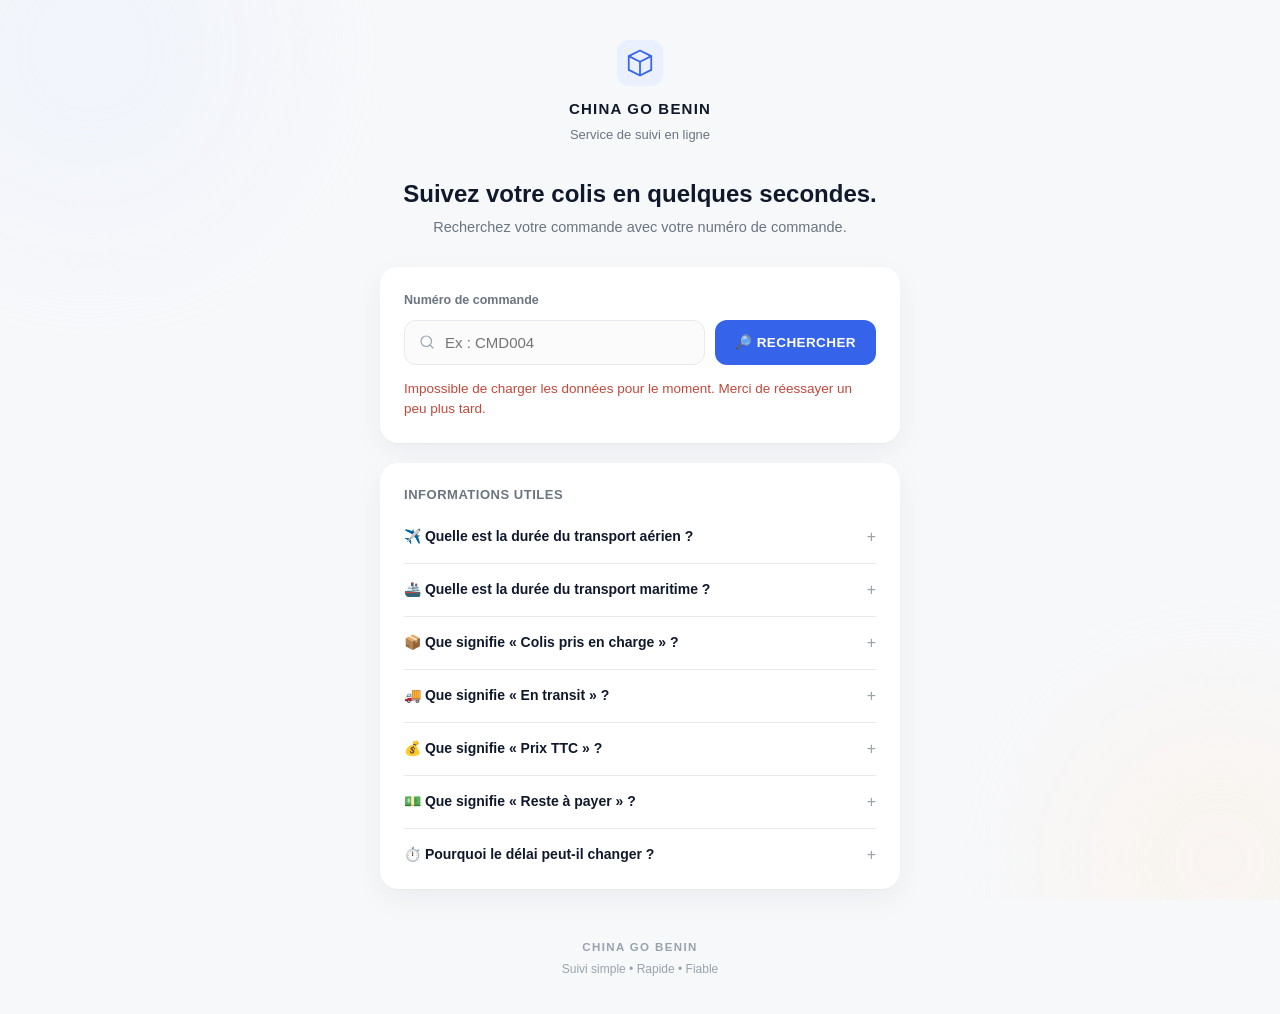
<file: index.html>
<!DOCTYPE html>
<html lang="fr">
  <!-- Google tag (gtag.js) -->
<script async src="https://www.googletagmanager.com/gtag/js?id=G-YVSP9R2D9W"></script>
<script>
  window.dataLayer = window.dataLayer || [];
  function gtag(){dataLayer.push(arguments);}
  gtag('js', new Date());

  gtag('config', 'G-YVSP9R2D9W');
</script>
<head>
<meta charset="UTF-8">
<meta name="viewport" content="width=device-width, initial-scale=1.0">
<title>CHINA GO BENIN</title>
<link rel="stylesheet" href="style.css">
</head>
<body>

  <div class="backdrop" aria-hidden="true">
    <div class="blob blob-a"></div>
    <div class="blob blob-b"></div>
  </div>

  <header class="site-header">
    <div class="logo">
      <svg width="30" height="30" viewBox="0 0 24 24" fill="none" xmlns="http://www.w3.org/2000/svg">
        <path d="M12 2L3 6.5V17.5L12 22L21 17.5V6.5L12 2Z" stroke="currentColor" stroke-width="1.4" stroke-linejoin="round"/>
        <path d="M3 6.5L12 11L21 6.5" stroke="currentColor" stroke-width="1.4" stroke-linejoin="round"/>
        <path d="M12 11V22" stroke="currentColor" stroke-width="1.4"/>
      </svg>
    </div>
    <h1 class="brand-title">CHINA GO BENIN</h1>
    <p class="brand-subtitle">Service de suivi en ligne</p>
  </header>

  <main class="container">

    <section class="hero">
      <h2>Suivez votre colis en quelques secondes.</h2>
      <p>Recherchez votre commande avec votre numéro de commande.</p>
    </section>

    <section class="search-card">
      <label for="order-input">Numéro de commande</label>
      <div class="search-row">
        <div class="input-wrap">
          <svg class="input-icon" width="18" height="18" viewBox="0 0 24 24" fill="none" xmlns="http://www.w3.org/2000/svg" aria-hidden="true">
            <circle cx="11" cy="11" r="7" stroke="currentColor" stroke-width="1.6"/>
            <path d="M20 20L16.5 16.5" stroke="currentColor" stroke-width="1.6" stroke-linecap="round"/>
          </svg>
          <input type="text" id="order-input" placeholder="Ex : CMD004" autocomplete="off">
        </div>
        <button id="search-btn">🔎 RECHERCHER</button>
      </div>
      <p id="message" class="message"></p>
    </section>

    <section id="not-found-card" class="state-card hidden">
      <div class="state-icon">🔍</div>
      <h3>Commande introuvable</h3>
      <p>Aucune commande ne correspond à ce numéro de commande.<br>Vérifiez le numéro et essayez à nouveau.</p>
    </section>

    <section id="result-card" class="result-card hidden">

      <div class="result-head">
        <div class="result-title" id="r-title">📦 COMMANDE —</div>
        <div class="result-client" id="r-client">—</div>
        <div class="result-phone" id="r-phone">—</div>
      </div>

      <div class="divider"></div>

      <div class="meta-row">
        <div class="meta-item"><span class="meta-icon">📦</span><span id="r-colis">—</span></div>
        <div class="meta-item"><span class="meta-icon">📅</span><span id="r-date">—</span></div>
      </div>

      <div class="status-wrap">
        <span class="status-badge" id="status-badge">—</span>
      </div>

      <div class="progress" id="progress">
        <div class="progress-step" data-step="0">
          <div class="step-circle">📦</div>
          <div class="step-label">Prise en charge</div>
        </div>
        <div class="progress-line" data-line="0"></div>
        <div class="progress-step" data-step="1">
          <div class="step-circle">🚚</div>
          <div class="step-label">En transit</div>
        </div>
        <div class="progress-line" data-line="1"></div>
        <div class="progress-step" data-step="2">
          <div class="step-circle">📍</div>
          <div class="step-label">Disponible pour retrait</div>
        </div>
        <div class="progress-line" data-line="2"></div>
        <div class="progress-step" data-step="3">
          <div class="step-circle">✅</div>
          <div class="step-label">Commande terminé</div>
        </div>
      </div>

      <p class="status-message" id="status-message">—</p>

      <div class="divider"></div>

      <div class="finance-row">
        <div class="finance-block">
          <div class="finance-label">Montant du colis TTC</div>
          <div class="finance-value" id="r-montant">—</div>
        </div>
        <div class="finance-block finance-highlight">
          <div class="finance-label">Reste à payer</div>
          <div class="finance-value" id="r-reste">—</div>
        </div>
      </div>

    </section>

    <section class="faq-card">
      <h3 class="faq-title">Informations utiles</h3>

      <details class="faq-item">
        <summary>✈️ Quelle est la durée du transport aérien ?</summary>
        <p>Le transport aérien est généralement plus rapide. Le délai indicatif peut être de 7 à 15 jours, selon la destination, le traitement du colis et les formalités douanières. Les délais sont donnés à titre indicatif et peuvent varier selon les circonstances du transport.</p>
      </details>

      <details class="faq-item">
        <summary>🚢 Quelle est la durée du transport maritime ?</summary>
        <p>Le transport maritime est généralement plus long. Le délai indicatif peut être de 30 à 60 jours, selon la destination, le départ du navire, le trajet et les formalités douanières. Les délais sont donnés à titre indicatif et peuvent varier selon les circonstances du transport.</p>
      </details>

      <details class="faq-item">
        <summary>📦 Que signifie « Colis pris en charge » ?</summary>
        <p>Cela signifie que votre colis a été reçu et enregistré par le service logistique. Il est désormais intégré au processus d'acheminement.</p>
      </details>

      <details class="faq-item">
        <summary>🚚 Que signifie « En transit » ?</summary>
        <p>Cela signifie que votre colis est en cours d'acheminement vers sa destination. Il peut passer par plusieurs étapes ou centres logistiques avant son arrivée.</p>
      </details>

      <details class="faq-item">
        <summary>💰 Que signifie « Prix TTC » ?</summary>
        <p>TTC signifie « Toutes Taxes Comprises ». Le prix TTC correspond au montant incluant les taxes applicables au service ou au colis.</p>
      </details>

      <details class="faq-item">
        <summary>💵 Que signifie « Reste à payer » ?</summary>
        <p>Le reste à payer correspond au montant qui n'a pas encore été réglé pour votre colis ou votre commande.</p>
      </details>

      <details class="faq-item">
        <summary>⏱️ Pourquoi le délai peut-il changer ?</summary>
        <p>Le délai indiqué est estimatif. Il peut varier en fonction du transport, du dédouanement, des conditions logistiques, des jours fériés ou d'autres circonstances indépendantes du service de suivi.</p>
      </details>
    </section>

  </main>

  <footer class="site-footer">
    <p class="footer-title">CHINA GO BENIN</p>
    <p class="footer-sub">Suivi simple • Rapide • Fiable</p>
  </footer>

  <script src="script.js"></script>
</body>
</html>
</file>
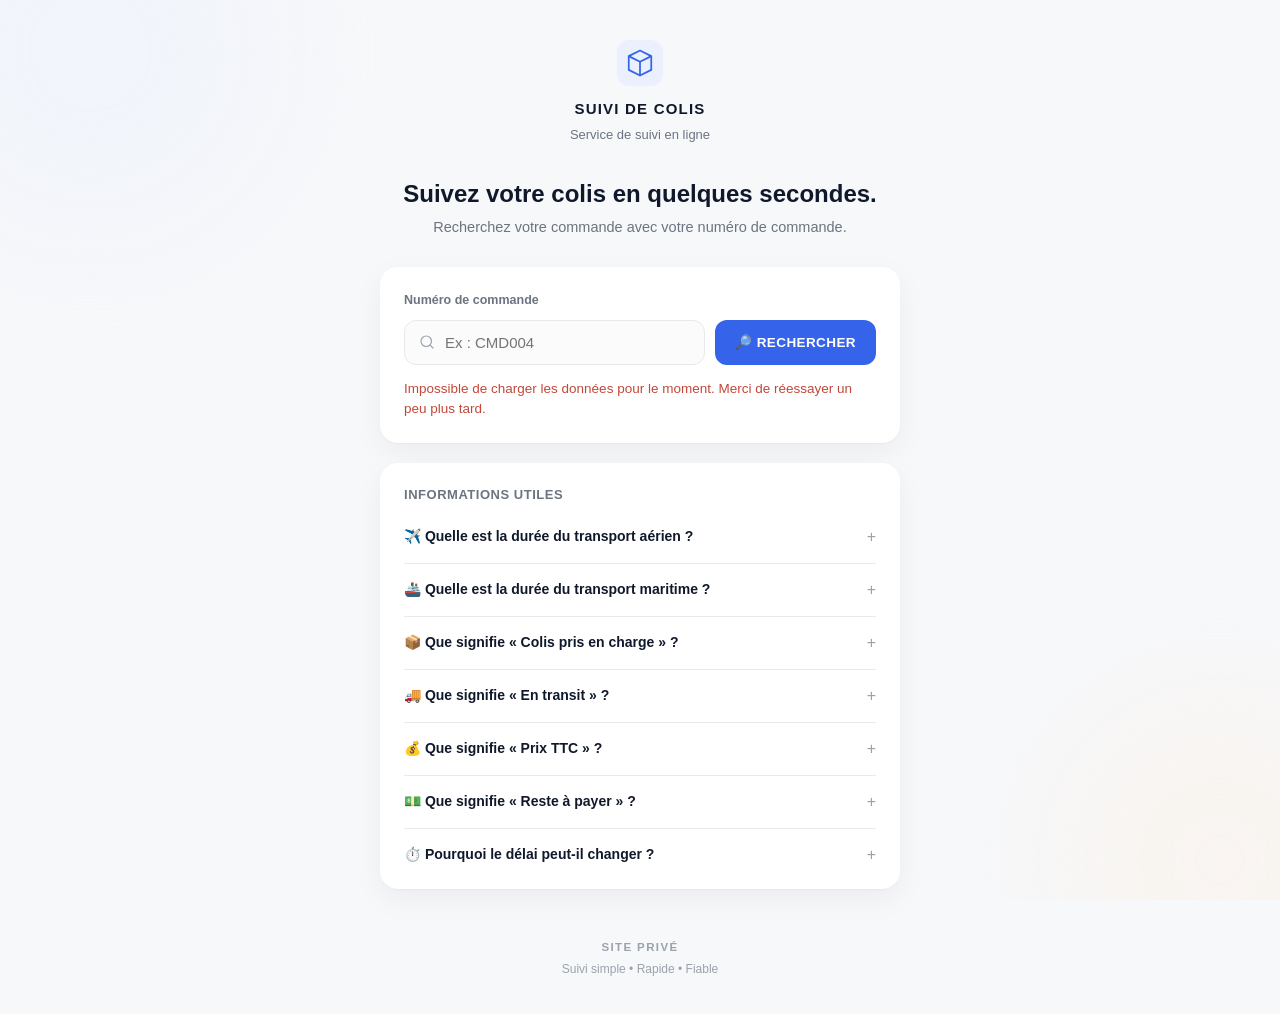
<file: index (2).html>
<!DOCTYPE html>
<html lang="fr">
<head>
<meta charset="UTF-8">
<meta name="viewport" content="width=device-width, initial-scale=1.0">
<title>Suivi de colis</title>
<link rel="stylesheet" href="style.css">
</head>
<body>

  <div class="backdrop" aria-hidden="true">
    <div class="blob blob-a"></div>
    <div class="blob blob-b"></div>
  </div>

  <header class="site-header">
    <div class="logo">
      <svg width="30" height="30" viewBox="0 0 24 24" fill="none" xmlns="http://www.w3.org/2000/svg">
        <path d="M12 2L3 6.5V17.5L12 22L21 17.5V6.5L12 2Z" stroke="currentColor" stroke-width="1.4" stroke-linejoin="round"/>
        <path d="M3 6.5L12 11L21 6.5" stroke="currentColor" stroke-width="1.4" stroke-linejoin="round"/>
        <path d="M12 11V22" stroke="currentColor" stroke-width="1.4"/>
      </svg>
    </div>
    <h1 class="brand-title">SUIVI DE COLIS</h1>
    <p class="brand-subtitle">Service de suivi en ligne</p>
  </header>

  <main class="container">

    <section class="hero">
      <h2>Suivez votre colis en quelques secondes.</h2>
      <p>Recherchez votre commande avec votre numéro de commande.</p>
    </section>

    <section class="search-card">
      <label for="order-input">Numéro de commande</label>
      <div class="search-row">
        <div class="input-wrap">
          <svg class="input-icon" width="18" height="18" viewBox="0 0 24 24" fill="none" xmlns="http://www.w3.org/2000/svg" aria-hidden="true">
            <circle cx="11" cy="11" r="7" stroke="currentColor" stroke-width="1.6"/>
            <path d="M20 20L16.5 16.5" stroke="currentColor" stroke-width="1.6" stroke-linecap="round"/>
          </svg>
          <input type="text" id="order-input" placeholder="Ex : CMD004" autocomplete="off">
        </div>
        <button id="search-btn">🔎 RECHERCHER</button>
      </div>
      <p id="message" class="message"></p>
    </section>

    <section id="not-found-card" class="state-card hidden">
      <div class="state-icon">🔍</div>
      <h3>Commande introuvable</h3>
      <p>Aucune commande ne correspond à ce numéro de commande.<br>Vérifiez le numéro et essayez à nouveau.</p>
    </section>

    <section id="result-card" class="result-card hidden">

      <div class="result-head">
        <div class="result-title" id="r-title">📦 COMMANDE —</div>
        <div class="result-client" id="r-client">—</div>
        <div class="result-phone" id="r-phone">—</div>
      </div>

      <div class="divider"></div>

      <div class="meta-row">
        <div class="meta-item"><span class="meta-icon">📦</span><span id="r-colis">—</span></div>
        <div class="meta-item"><span class="meta-icon">📅</span><span id="r-date">—</span></div>
      </div>

      <div class="status-wrap">
        <span class="status-badge" id="status-badge">—</span>
      </div>

      <div class="progress" id="progress">
        <div class="progress-step" data-step="0">
          <div class="step-circle">📦</div>
          <div class="step-label">Commande</div>
        </div>
        <div class="progress-line" data-line="0"></div>
        <div class="progress-step" data-step="1">
          <div class="step-circle">🚚</div>
          <div class="step-label">En transit</div>
        </div>
        <div class="progress-line" data-line="1"></div>
        <div class="progress-step" data-step="2">
          <div class="step-circle">📍</div>
          <div class="step-label">Arrivée à Cotonou</div>
        </div>
        <div class="progress-line" data-line="2"></div>
        <div class="progress-step" data-step="3">
          <div class="step-circle">✅</div>
          <div class="step-label">Livrée</div>
        </div>
      </div>

      <p class="status-message" id="status-message">—</p>

      <div class="divider"></div>

      <div class="finance-row">
        <div class="finance-block">
          <div class="finance-label">Montant du colis</div>
          <div class="finance-value" id="r-montant">—</div>
        </div>
        <div class="finance-block finance-highlight">
          <div class="finance-label">Reste à payer</div>
          <div class="finance-value" id="r-reste">—</div>
        </div>
      </div>

    </section>

    <section class="faq-card">
      <h3 class="faq-title">Informations utiles</h3>

      <details class="faq-item">
        <summary>✈️ Quelle est la durée du transport aérien ?</summary>
        <p>Le transport aérien est généralement plus rapide. Le délai indicatif peut être de 7 à 15 jours, selon la destination, le traitement du colis et les formalités douanières. Les délais sont donnés à titre indicatif et peuvent varier selon les circonstances du transport.</p>
      </details>

      <details class="faq-item">
        <summary>🚢 Quelle est la durée du transport maritime ?</summary>
        <p>Le transport maritime est généralement plus long. Le délai indicatif peut être de 30 à 60 jours, selon la destination, le départ du navire, le trajet et les formalités douanières. Les délais sont donnés à titre indicatif et peuvent varier selon les circonstances du transport.</p>
      </details>

      <details class="faq-item">
        <summary>📦 Que signifie « Colis pris en charge » ?</summary>
        <p>Cela signifie que votre colis a été reçu et enregistré par le service logistique. Il est désormais intégré au processus d'acheminement.</p>
      </details>

      <details class="faq-item">
        <summary>🚚 Que signifie « En transit » ?</summary>
        <p>Cela signifie que votre colis est en cours d'acheminement vers sa destination. Il peut passer par plusieurs étapes ou centres logistiques avant son arrivée.</p>
      </details>

      <details class="faq-item">
        <summary>💰 Que signifie « Prix TTC » ?</summary>
        <p>TTC signifie « Toutes Taxes Comprises ». Le prix TTC correspond au montant incluant les taxes applicables au service ou au colis.</p>
      </details>

      <details class="faq-item">
        <summary>💵 Que signifie « Reste à payer » ?</summary>
        <p>Le reste à payer correspond au montant qui n'a pas encore été réglé pour votre colis ou votre commande.</p>
      </details>

      <details class="faq-item">
        <summary>⏱️ Pourquoi le délai peut-il changer ?</summary>
        <p>Le délai indiqué est estimatif. Il peut varier en fonction du transport, du dédouanement, des conditions logistiques, des jours fériés ou d'autres circonstances indépendantes du service de suivi.</p>
      </details>
    </section>

  </main>

  <footer class="site-footer">
    <p class="footer-title">SITE PRIVÉ</p>
    <p class="footer-sub">Suivi simple • Rapide • Fiable</p>
  </footer>

  <script src="script.js"></script>
</body>
</html>
</file>
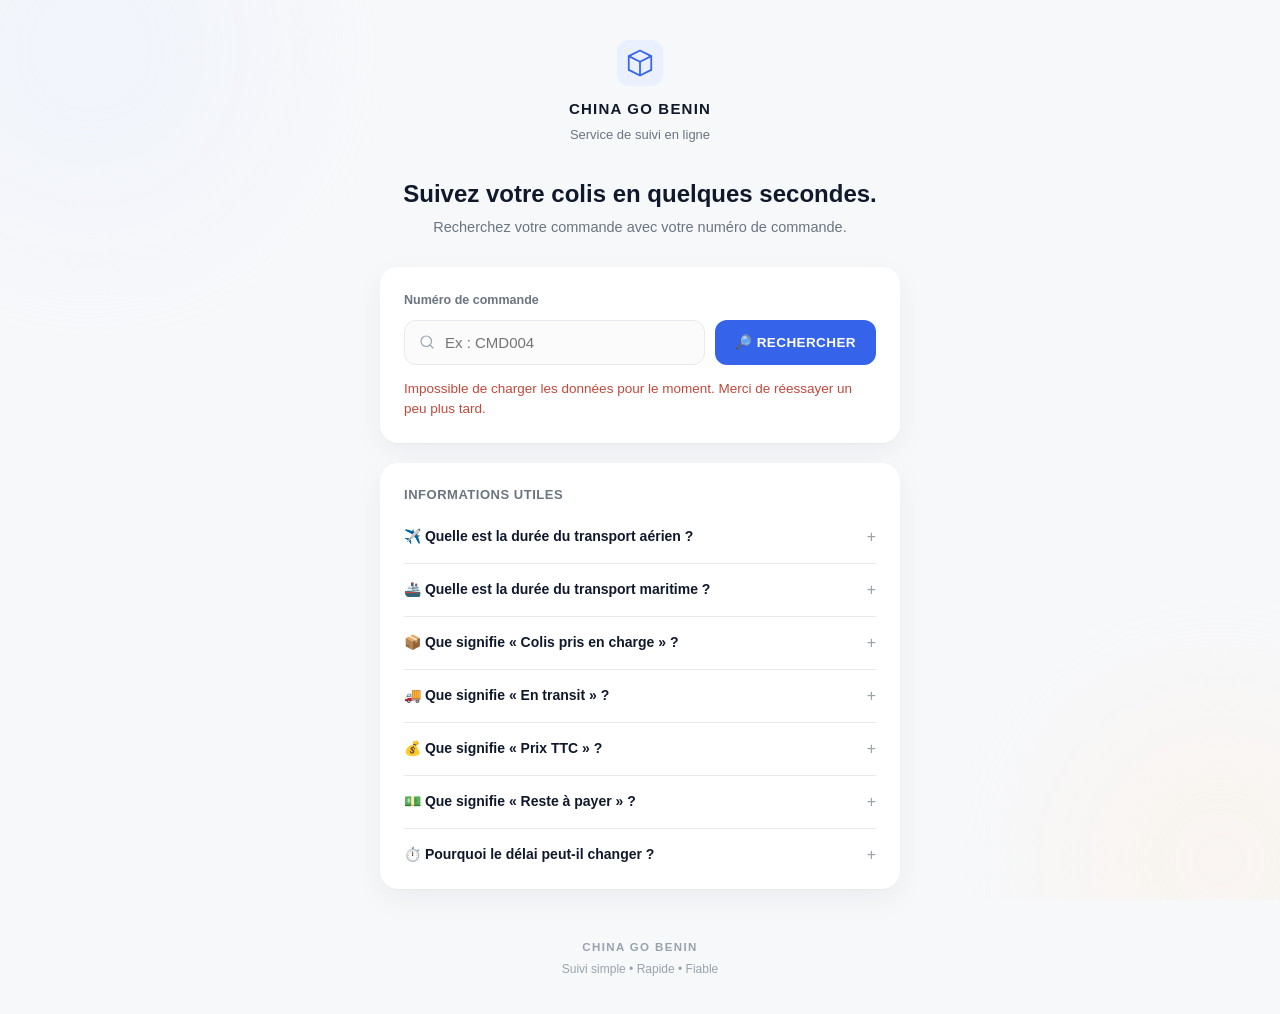
<file: index (4).html>
<!DOCTYPE html>
<html lang="fr">
<head>
<meta charset="UTF-8">
<meta name="viewport" content="width=device-width, initial-scale=1.0">
<title>CHINA GO BENIN</title>
<link rel="stylesheet" href="style.css">
</head>
<body>

  <div class="backdrop" aria-hidden="true">
    <div class="blob blob-a"></div>
    <div class="blob blob-b"></div>
  </div>

  <header class="site-header">
    <div class="logo">
      <svg width="30" height="30" viewBox="0 0 24 24" fill="none" xmlns="http://www.w3.org/2000/svg">
        <path d="M12 2L3 6.5V17.5L12 22L21 17.5V6.5L12 2Z" stroke="currentColor" stroke-width="1.4" stroke-linejoin="round"/>
        <path d="M3 6.5L12 11L21 6.5" stroke="currentColor" stroke-width="1.4" stroke-linejoin="round"/>
        <path d="M12 11V22" stroke="currentColor" stroke-width="1.4"/>
      </svg>
    </div>
    <h1 class="brand-title">CHINA GO BENIN</h1>
    <p class="brand-subtitle">Service de suivi en ligne</p>
  </header>

  <main class="container">

    <section class="hero">
      <h2>Suivez votre colis en quelques secondes.</h2>
      <p>Recherchez votre commande avec votre numéro de commande.</p>
    </section>

    <section class="search-card">
      <label for="order-input">Numéro de commande</label>
      <div class="search-row">
        <div class="input-wrap">
          <svg class="input-icon" width="18" height="18" viewBox="0 0 24 24" fill="none" xmlns="http://www.w3.org/2000/svg" aria-hidden="true">
            <circle cx="11" cy="11" r="7" stroke="currentColor" stroke-width="1.6"/>
            <path d="M20 20L16.5 16.5" stroke="currentColor" stroke-width="1.6" stroke-linecap="round"/>
          </svg>
          <input type="text" id="order-input" placeholder="Ex : CMD004" autocomplete="off">
        </div>
        <button id="search-btn">🔎 RECHERCHER</button>
      </div>
      <p id="message" class="message"></p>
    </section>

    <section id="not-found-card" class="state-card hidden">
      <div class="state-icon">🔍</div>
      <h3>Commande introuvable</h3>
      <p>Aucune commande ne correspond à ce numéro de commande.<br>Vérifiez le numéro et essayez à nouveau.</p>
    </section>

    <section id="result-card" class="result-card hidden">

      <div class="result-head">
        <div class="result-title" id="r-title">📦 COMMANDE —</div>
        <div class="result-client" id="r-client">—</div>
        <div class="result-phone" id="r-phone">—</div>
      </div>

      <div class="divider"></div>

      <div class="meta-row">
        <div class="meta-item"><span class="meta-icon">📦</span><span id="r-colis">—</span></div>
        <div class="meta-item"><span class="meta-icon">📅</span><span id="r-date">—</span></div>
      </div>

      <div class="status-wrap">
        <span class="status-badge" id="status-badge">—</span>
      </div>

      <div class="progress" id="progress">
        <div class="progress-step" data-step="0">
          <div class="step-circle">📦</div>
          <div class="step-label">Prise en charge</div>
        </div>
        <div class="progress-line" data-line="0"></div>
        <div class="progress-step" data-step="1">
          <div class="step-circle">🚚</div>
          <div class="step-label">En transit</div>
        </div>
        <div class="progress-line" data-line="1"></div>
        <div class="progress-step" data-step="2">
          <div class="step-circle">📍</div>
          <div class="step-label">Disponible pour retrait</div>
        </div>
        <div class="progress-line" data-line="2"></div>
        <div class="progress-step" data-step="3">
          <div class="step-circle">✅</div>
          <div class="step-label">Commande terminé</div>
        </div>
      </div>

      <p class="status-message" id="status-message">—</p>

      <div class="divider"></div>

      <div class="finance-row">
        <div class="finance-block">
          <div class="finance-label">Montant du colis TTC</div>
          <div class="finance-value" id="r-montant">—</div>
        </div>
        <div class="finance-block finance-highlight">
          <div class="finance-label">Reste à payer</div>
          <div class="finance-value" id="r-reste">—</div>
        </div>
      </div>

    </section>

    <section class="faq-card">
      <h3 class="faq-title">Informations utiles</h3>

      <details class="faq-item">
        <summary>✈️ Quelle est la durée du transport aérien ?</summary>
        <p>Le transport aérien est généralement plus rapide. Le délai indicatif peut être de 7 à 15 jours, selon la destination, le traitement du colis et les formalités douanières. Les délais sont donnés à titre indicatif et peuvent varier selon les circonstances du transport.</p>
      </details>

      <details class="faq-item">
        <summary>🚢 Quelle est la durée du transport maritime ?</summary>
        <p>Le transport maritime est généralement plus long. Le délai indicatif peut être de 30 à 60 jours, selon la destination, le départ du navire, le trajet et les formalités douanières. Les délais sont donnés à titre indicatif et peuvent varier selon les circonstances du transport.</p>
      </details>

      <details class="faq-item">
        <summary>📦 Que signifie « Colis pris en charge » ?</summary>
        <p>Cela signifie que votre colis a été reçu et enregistré par le service logistique. Il est désormais intégré au processus d'acheminement.</p>
      </details>

      <details class="faq-item">
        <summary>🚚 Que signifie « En transit » ?</summary>
        <p>Cela signifie que votre colis est en cours d'acheminement vers sa destination. Il peut passer par plusieurs étapes ou centres logistiques avant son arrivée.</p>
      </details>

      <details class="faq-item">
        <summary>💰 Que signifie « Prix TTC » ?</summary>
        <p>TTC signifie « Toutes Taxes Comprises ». Le prix TTC correspond au montant incluant les taxes applicables au service ou au colis.</p>
      </details>

      <details class="faq-item">
        <summary>💵 Que signifie « Reste à payer » ?</summary>
        <p>Le reste à payer correspond au montant qui n'a pas encore été réglé pour votre colis ou votre commande.</p>
      </details>

      <details class="faq-item">
        <summary>⏱️ Pourquoi le délai peut-il changer ?</summary>
        <p>Le délai indiqué est estimatif. Il peut varier en fonction du transport, du dédouanement, des conditions logistiques, des jours fériés ou d'autres circonstances indépendantes du service de suivi.</p>
      </details>
    </section>

  </main>

  <footer class="site-footer">
    <p class="footer-title">CHINA GO BENIN</p>
    <p class="footer-sub">Suivi simple • Rapide • Fiable</p>
  </footer>

  <script src="script.js"></script>
</body>
</html>
</file>
<file: style.css>
:root {
  --bg: #F7F8FA;
  --panel: #FFFFFF;
  --ink: #10192B;
  --ink-soft: #6B7480;
  --ink-faint: #9AA2AC;
  --primary: #3563E9;
  --primary-soft: #EAF0FE;
  --success: #1C8A63;
  --success-soft: #E3F4EC;
  --transit: #D97B1E;
  --transit-soft: #FDF0E1;
  --danger: #C2483A;
  --danger-soft: #FBEAE6;
  --line: #E7E9ED;
  --radius-lg: 18px;
  --radius-md: 12px;
  --shadow: 0 1px 2px rgba(16, 25, 43, 0.04), 0 10px 30px rgba(16, 25, 43, 0.05);
}

* { box-sizing: border-box; }

html, body {
  height: 100%;
}

body {
  margin: 0;
  background: var(--bg);
  color: var(--ink);
  font-family: -apple-system, BlinkMacSystemFont, "Segoe UI", Roboto, "Helvetica Neue", Arial, sans-serif;
  line-height: 1.5;
  -webkit-font-smoothing: antialiased;
  position: relative;
  overflow-x: hidden;
}

/* Arrière-plan discret */
.backdrop {
  position: fixed;
  inset: 0;
  z-index: -1;
  overflow: hidden;
}
.blob {
  position: absolute;
  border-radius: 50%;
  filter: blur(60px);
  opacity: 0.35;
}
.blob-a {
  width: 380px;
  height: 380px;
  top: -140px;
  left: -100px;
  background: var(--primary-soft);
}
.blob-b {
  width: 320px;
  height: 320px;
  bottom: -120px;
  right: -100px;
  background: var(--transit-soft);
}

/* En-tête */
.site-header {
  text-align: center;
  padding: 40px 20px 6px;
}
.logo {
  display: inline-flex;
  align-items: center;
  justify-content: center;
  width: 46px;
  height: 46px;
  border-radius: 12px;
  background: var(--primary-soft);
  color: var(--primary);
  margin-bottom: 12px;
}
.brand-title {
  font-size: 15px;
  font-weight: 700;
  letter-spacing: 0.08em;
  margin: 0;
}
.brand-subtitle {
  color: var(--ink-soft);
  font-size: 13px;
  margin: 4px 0 0;
}

.container {
  max-width: 560px;
  margin: 0 auto;
  padding: 28px 20px 40px;
}

/* Hero */
.hero {
  text-align: center;
  margin-bottom: 28px;
}
.hero h2 {
  font-size: 24px;
  font-weight: 700;
  margin: 0 0 8px;
  line-height: 1.3;
}
.hero p {
  color: var(--ink-soft);
  font-size: 14.5px;
  margin: 0;
}

/* Carte de recherche */
.search-card {
  background: var(--panel);
  border-radius: var(--radius-lg);
  box-shadow: var(--shadow);
  padding: 24px;
  margin-bottom: 20px;
}
.search-card label {
  display: block;
  font-size: 12.5px;
  font-weight: 600;
  color: var(--ink-soft);
  margin-bottom: 10px;
}
.search-row {
  display: flex;
  gap: 10px;
}
.input-wrap {
  position: relative;
  flex: 1;
}
.input-icon {
  position: absolute;
  left: 14px;
  top: 50%;
  transform: translateY(-50%);
  color: var(--ink-faint);
  pointer-events: none;
}
#order-input {
  width: 100%;
  font-size: 15px;
  padding: 13px 14px 13px 40px;
  border: 1px solid var(--line);
  border-radius: var(--radius-md);
  background: #FBFBFC;
  color: var(--ink);
  transition: border-color 0.15s ease, box-shadow 0.15s ease;
}
#order-input:focus {
  outline: none;
  border-color: var(--primary);
  box-shadow: 0 0 0 3px var(--primary-soft);
}
#search-btn {
  font-size: 13.5px;
  font-weight: 700;
  letter-spacing: 0.03em;
  padding: 13px 20px;
  border: none;
  border-radius: var(--radius-md);
  background: var(--primary);
  color: #fff;
  cursor: pointer;
  white-space: nowrap;
  transition: transform 0.12s ease, box-shadow 0.15s ease, background 0.15s ease;
}
#search-btn:hover {
  background: #2C56D6;
  box-shadow: 0 6px 16px rgba(53, 99, 233, 0.3);
}
#search-btn:active {
  transform: translateY(1px) scale(0.99);
}

.message {
  margin: 14px 0 0;
  font-size: 13.5px;
  color: var(--danger);
  min-height: 18px;
}
.message.info {
  color: var(--ink-soft);
}

.hidden { display: none !important; }

/* Carte "introuvable" */
.state-card {
  background: var(--panel);
  border-radius: var(--radius-lg);
  box-shadow: var(--shadow);
  padding: 36px 24px;
  text-align: center;
  animation: fadeUp 0.35s ease;
}
.state-icon {
  font-size: 30px;
  margin-bottom: 10px;
}
.state-card h3 {
  margin: 0 0 8px;
  font-size: 17px;
  font-weight: 700;
}
.state-card p {
  margin: 0;
  color: var(--ink-soft);
  font-size: 14px;
  line-height: 1.6;
}

/* Carte résultat */
.result-card {
  background: var(--panel);
  border-radius: var(--radius-lg);
  box-shadow: var(--shadow);
  padding: 28px 24px;
  animation: fadeUp 0.4s ease;
}
@keyframes fadeUp {
  from { opacity: 0; transform: translateY(8px); }
  to { opacity: 1; transform: translateY(0); }
}

.result-title {
  font-size: 13px;
  font-weight: 700;
  letter-spacing: 0.04em;
  color: var(--ink-soft);
  margin-bottom: 8px;
}
.result-client {
  font-size: 19px;
  font-weight: 700;
}
.result-phone {
  font-size: 13.5px;
  color: var(--ink-soft);
  margin-top: 2px;
}

.divider {
  height: 1px;
  background: var(--line);
  margin: 20px 0;
}

.meta-row {
  display: flex;
  flex-wrap: wrap;
  gap: 10px 20px;
  margin-bottom: 20px;
}
.meta-item {
  font-size: 14px;
  color: var(--ink);
  display: flex;
  align-items: center;
  gap: 7px;
}
.meta-icon { font-size: 14px; }

.status-wrap {
  margin-bottom: 22px;
}
.status-badge {
  display: inline-block;
  font-size: 13px;
  font-weight: 700;
  letter-spacing: 0.02em;
  padding: 8px 16px;
  border-radius: 999px;
  background: var(--primary-soft);
  color: var(--primary);
  transition: background 0.25s ease, color 0.25s ease;
}
.status-badge.transit { background: var(--transit-soft); color: var(--transit); }
.status-badge.success { background: var(--success-soft); color: var(--success); }
.status-badge.danger { background: var(--danger-soft); color: var(--danger); }

/* Progression */
.progress {
  display: flex;
  align-items: flex-start;
  margin-bottom: 16px;
}
.progress-step {
  display: flex;
  flex-direction: column;
  align-items: center;
  flex: 0 0 auto;
  width: 64px;
}
.step-circle {
  width: 34px;
  height: 34px;
  border-radius: 50%;
  background: var(--bg);
  border: 1.5px solid var(--line);
  display: flex;
  align-items: center;
  justify-content: center;
  font-size: 14px;
  color: var(--ink-faint);
  filter: grayscale(1);
  opacity: 0.55;
  transition: all 0.3s ease;
}
.step-label {
  font-size: 10.5px;
  color: var(--ink-faint);
  text-align: center;
  margin-top: 6px;
  line-height: 1.3;
  transition: color 0.3s ease;
}
.progress-line {
  flex: 1 1 auto;
  height: 2px;
  background: var(--line);
  margin-top: 17px;
  transition: background 0.3s ease;
}

.progress-step.done .step-circle {
  border-color: var(--primary);
  background: var(--primary-soft);
  filter: none;
  opacity: 1;
}
.progress-step.done .step-label { color: var(--ink-soft); }
.progress-line.done { background: var(--primary); }

.progress-step.current .step-circle {
  border-color: var(--primary);
  background: var(--primary);
  filter: none;
  opacity: 1;
  box-shadow: 0 0 0 5px var(--primary-soft);
}
.progress-step.current .step-label {
  color: var(--ink);
  font-weight: 700;
}

.status-message {
  text-align: center;
  font-size: 13.5px;
  color: var(--ink-soft);
  margin: 0 0 4px;
}

.finance-row {
  display: flex;
  gap: 14px;
  margin-top: 4px;
}
.finance-block {
  flex: 1;
  background: var(--bg);
  border-radius: var(--radius-md);
  padding: 14px 16px;
}
.finance-label {
  font-size: 12px;
  color: var(--ink-soft);
  margin-bottom: 4px;
}
.finance-value {
  font-size: 17px;
  font-weight: 700;
}
.finance-highlight {
  background: var(--danger-soft);
}
.finance-highlight .finance-value {
  color: var(--danger);
}

/* Section informations utiles (FAQ dépliable) */
.faq-card {
  background: var(--panel);
  border-radius: var(--radius-lg);
  box-shadow: var(--shadow);
  padding: 22px 24px 8px;
  margin-top: 20px;
}
.faq-title {
  font-size: 13px;
  font-weight: 700;
  letter-spacing: 0.04em;
  color: var(--ink-soft);
  text-transform: uppercase;
  margin: 0 0 6px;
}
.faq-item {
  border-bottom: 1px solid var(--line);
  padding: 14px 0;
}
.faq-item:last-of-type {
  border-bottom: none;
}
.faq-item summary {
  cursor: pointer;
  list-style: none;
  font-size: 14px;
  font-weight: 600;
  color: var(--ink);
  display: flex;
  align-items: center;
  justify-content: space-between;
  gap: 12px;
}
.faq-item summary::-webkit-details-marker {
  display: none;
}
.faq-item summary::after {
  content: "+";
  flex-shrink: 0;
  font-size: 16px;
  font-weight: 400;
  color: var(--ink-faint);
  transition: transform 0.2s ease;
}
.faq-item[open] summary::after {
  content: "−";
}
.faq-item p {
  font-size: 13.5px;
  color: var(--ink-soft);
  line-height: 1.6;
  margin: 10px 0 0;
  animation: fadeUp 0.2s ease;
}

/* Pied de page */
.site-footer {
  text-align: center;
  padding: 10px 20px 36px;
}
.footer-title {
  font-size: 11.5px;
  font-weight: 700;
  letter-spacing: 0.12em;
  color: var(--ink-faint);
  margin: 0 0 4px;
}
.footer-sub {
  font-size: 12px;
  color: var(--ink-faint);
  margin: 0;
}

/* Responsive */
@media (max-width: 480px) {
  .search-row { flex-direction: column; }
  #search-btn { width: 100%; }
  .progress-step { width: 52px; }
  .step-label { font-size: 9.5px; }
  .finance-row { flex-direction: column; }
}

@media (prefers-reduced-motion: reduce) {
  .result-card, .state-card { animation: none; }
  * { transition: none !important; }
}
</file>
